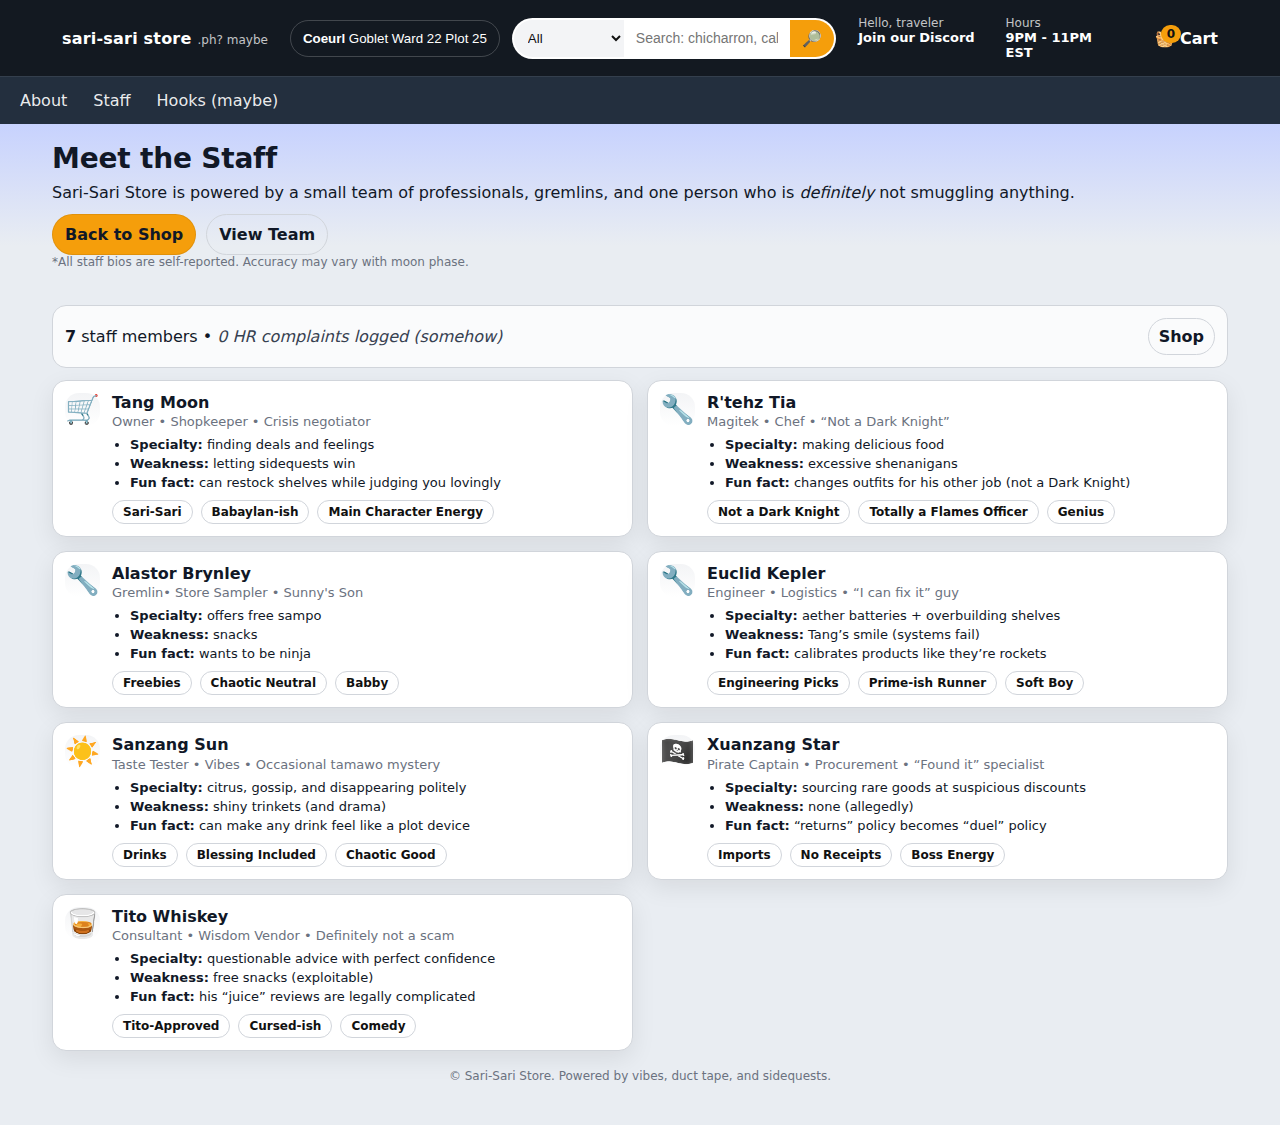
<file: staff.html>
<!-- index.html -->
<!doctype html>
<html lang="en">

<head>
    <meta charset="utf-8" />
    <meta name="viewport" content="width=device-width, initial-scale=1" />
    <title>Tang’s Sari-Sari Store</title>
    <link rel="stylesheet" href="styles.css" />
    <script src="script.js" defer></script>
</head>

<body>
    <header class="topbar" role="banner">
        <div class="topbar__row">
            <a class="brand" href="#" aria-label="Tangazon home">
                <span class="brand__logo">sari-sari store</span>
                <span class="brand__tag">.ph? maybe</span>
            </a>

            <a class="cart" href="#" aria-label="Cart">
                <span class="cart__count" aria-hidden="true">0</span>
                🧺 <strong>Cart</strong>
            </a>

            <button class="pill location" type="button" aria-label="Deliver to">
                <strong>Coeurl</strong> Goblet Ward 22 Plot 25
            </button>

            <form class="search" role="search" aria-label="Product search">
                <label class="sr-only" for="q">Search Tangazon</label>
                <select class="search__select" aria-label="Department">
                    <option>All</option>
                    <option>Snacks</option>
                    <option>Drinks</option>
                    <option>Household</option>
                    <option>Gacha & Trinkets</option>
                    <option>“Not Cursed”</option>
                </select>
                <input id="q" class="search__input" placeholder="Search: chicharron, calamansi, aether batteries…" />
                <button class="search__btn" type="submit" aria-label="Search">🔎</button>
            </form>

            <nav class="account" aria-label="Account links">
                <a class="account__item" href="#">
                    <span class="small">Hello, traveler</span>
                    <strong>Join our Discord</strong>
                </a>
                <a class="account__item" href="#">
                    <span class="small">Hours</span>
                    <strong>9PM - 11PM EST</strong>
                </a>
            </nav>
        </div>

        <div class="topbar__strip" role="navigation" aria-label="Categories">

            <!-- Optional quick links that stay visible -->
            <a class="stripLink" href="/about.html">About</a>
            <a class="stripLink" href="/staff.html">Staff</a>
            <a class="stripLink" href="/hooks.html">Hooks (maybe)</a>
        </div>
    </header>

    <!-- PAGE CONTENT -->
    <section class="hero" aria-label="Staff banner">
        <div class="hero__inner">
            <h1>Meet the Staff</h1>
            <p>
                Sari-Sari Store is powered by a small team of professionals, gremlins, and one person who is
                <em>definitely</em> not smuggling anything.
            </p>
            <div class="hero__cta">
                <a class="btn btn--primary" href="index.html">Back to Shop</a>
                <a class="btn btn--ghost" href="#team">View Team</a>
            </div>
            <p class="hero__fineprint">*All staff bios are self-reported. Accuracy may vary with moon phase.</p>
        </div>
    </section>

    <main class="layout" role="main">
        <section class="results" aria-label="Staff directory" id="team">
            <div class="results__bar">
                <div class="results__count">
                    <strong>7</strong> staff members • <em>0 HR complaints logged (somehow)</em>
                </div>
                <div class="sort">
                    <a class="btn btn--small btn--ghost" href="index.html">Shop</a>
                </div>
            </div>

            <div class="staffGrid" aria-label="Staff grid">
                <article class="staffCard">
                    <div class="staffCard__avatar" aria-hidden="true">🛒</div>
                    <div class="staffCard__body">
                        <h3 class="staffCard__name">Tang Moon</h3>
                        <p class="staffCard__role">Owner • Shopkeeper • Crisis negotiator</p>
                        <ul class="staffCard__meta">
                            <li><strong>Specialty:</strong> finding deals and feelings</li>
                            <li><strong>Weakness:</strong> letting sidequests win</li>
                            <li><strong>Fun fact:</strong> can restock shelves while judging you lovingly</li>
                        </ul>
                        <div class="staffCard__tags">
                            <span class="tag">Sari-Sari</span><span class="tag">Babaylan-ish</span><span
                                class="tag">Main Character Energy</span>
                        </div>
                    </div>
                </article>


                <article class="staffCard">
                    <div class="staffCard__avatar" aria-hidden="true">🔧</div>
                    <div class="staffCard__body">
                        <h3 class="staffCard__name">R'tehz Tia</h3>
                        <p class="staffCard__role">Magitek • Chef • “Not a Dark Knight”</p>
                        <ul class="staffCard__meta">
                            <li><strong>Specialty:</strong> making delicious food</li>
                            <li><strong>Weakness:</strong> excessive shenanigans</li>
                            <li><strong>Fun fact:</strong> changes outfits for his other job (not a Dark Knight)</li>
                        </ul>
                        <div class="staffCard__tags">
                            <span class="tag">Not a Dark Knight</span><span class="tag">Totally a Flames
                                Officer</span><span class="tag">Genius</span>
                        </div>
                    </div>
                </article>


                <article class="staffCard">
                    <div class="staffCard__avatar" aria-hidden="true">🔧</div>
                    <div class="staffCard__body">
                        <h3 class="staffCard__name">Alastor Brynley</h3>
                        <p class="staffCard__role">Gremlin• Store Sampler • Sunny's Son</p>
                        <ul class="staffCard__meta">
                            <li><strong>Specialty:</strong> offers free sampo</li>
                            <li><strong>Weakness:</strong> snacks</li>
                            <li><strong>Fun fact:</strong> wants to be ninja</li>
                        </ul>
                        <div class="staffCard__tags">
                            <span class="tag">Freebies</span><span class="tag">Chaotic Neutral</span><span
                                class="tag">Babby</span>
                        </div>
                    </div>
                </article>

                <article class="staffCard">
                    <div class="staffCard__avatar" aria-hidden="true">🔧</div>
                    <div class="staffCard__body">
                        <h3 class="staffCard__name">Euclid Kepler</h3>
                        <p class="staffCard__role">Engineer • Logistics • “I can fix it” guy</p>
                        <ul class="staffCard__meta">
                            <li><strong>Specialty:</strong> aether batteries + overbuilding shelves</li>
                            <li><strong>Weakness:</strong> Tang’s smile (systems fail)</li>
                            <li><strong>Fun fact:</strong> calibrates products like they’re rockets</li>
                        </ul>
                        <div class="staffCard__tags">
                            <span class="tag">Engineering Picks</span><span class="tag">Prime-ish Runner</span><span
                                class="tag">Soft Boy</span>
                        </div>
                    </div>
                </article>

                <article class="staffCard">
                    <div class="staffCard__avatar" aria-hidden="true">☀️</div>
                    <div class="staffCard__body">
                        <h3 class="staffCard__name">Sanzang Sun</h3>
                        <p class="staffCard__role">Taste Tester • Vibes • Occasional tamawo mystery</p>
                        <ul class="staffCard__meta">
                            <li><strong>Specialty:</strong> citrus, gossip, and disappearing politely</li>
                            <li><strong>Weakness:</strong> shiny trinkets (and drama)</li>
                            <li><strong>Fun fact:</strong> can make any drink feel like a plot device</li>
                        </ul>
                        <div class="staffCard__tags">
                            <span class="tag">Drinks</span><span class="tag">Blessing Included</span><span
                                class="tag">Chaotic Good</span>
                        </div>
                    </div>
                </article>

                <article class="staffCard">
                    <div class="staffCard__avatar" aria-hidden="true">🏴‍☠️</div>
                    <div class="staffCard__body">
                        <h3 class="staffCard__name">Xuanzang Star</h3>
                        <p class="staffCard__role">Pirate Captain • Procurement • “Found it” specialist</p>
                        <ul class="staffCard__meta">
                            <li><strong>Specialty:</strong> sourcing rare goods at suspicious discounts</li>
                            <li><strong>Weakness:</strong> none (allegedly)</li>
                            <li><strong>Fun fact:</strong> “returns” policy becomes “duel” policy</li>
                        </ul>
                        <div class="staffCard__tags">
                            <span class="tag">Imports</span><span class="tag">No Receipts</span><span class="tag">Boss
                                Energy</span>
                        </div>
                    </div>
                </article>

                <article class="staffCard">
                    <div class="staffCard__avatar" aria-hidden="true">🥃</div>
                    <div class="staffCard__body">
                        <h3 class="staffCard__name">Tito Whiskey</h3>
                        <p class="staffCard__role">Consultant • Wisdom Vendor • Definitely not a scam</p>
                        <ul class="staffCard__meta">
                            <li><strong>Specialty:</strong> questionable advice with perfect confidence</li>
                            <li><strong>Weakness:</strong> free snacks (exploitable)</li>
                            <li><strong>Fun fact:</strong> his “juice” reviews are legally complicated</li>
                        </ul>
                        <div class="staffCard__tags">
                            <span class="tag">Tito-Approved</span><span class="tag">Cursed-ish</span><span
                                class="tag">Comedy</span>
                        </div>
                    </div>
                </article>

            </div>

            <!-- SAME FOOTER -->
            <footer class="footer">
                <p>© Sari-Sari Store. Powered by vibes, duct tape, and sidequests.</p>
            </footer>
        </section>
    </main>
</body>

</html>
</file>
<file: styles.css>
/* styles.css
   Tangazon — single consolidated stylesheet (shop + drawer + staff + about + hooks + random hook)
*/

/* =========================
   Theme + Base
========================= */
:root {
  --bg: #e9edf2;
  --panel: #fff;
  --ink: #111827;
  --muted: #6b7280;
  --line: #d1d5db;

  --nav: #131921;
  --nav2: #232f3e;
  --accent: #f59e0b;
  --accent2: #fbbf24;

  --shadow: 0 8px 24px rgba(0, 0, 0, .08);
  --radius: 14px;
  --radius2: 10px;

  --max: 1200px;
  --gap: 14px;
  --font: system-ui, -apple-system, Segoe UI, Roboto, Helvetica, Arial, "Apple Color Emoji", "Segoe UI Emoji";
}

* {
  box-sizing: border-box;
}

html,
body {
  height: 100%;
}

body {
  margin: 0;
  font-family: var(--font);
  background: var(--bg);
  color: var(--ink);
}

a {
  color: inherit;
  text-decoration: none;
}

a:hover {
  text-decoration: underline;
}

.sr-only {
  position: absolute;
  width: 1px;
  height: 1px;
  padding: 0;
  margin: -1px;
  overflow: hidden;
  clip: rect(0, 0, 0, 0);
  white-space: nowrap;
  border: 0;
}

/* =========================
   Header (mobile-first)
========================= */
.topbar {
  background: var(--nav);
  color: #fff;
  position: sticky;
  top: 0;
  z-index: 50;
}

.topbar__row {
  max-width: var(--max);
  margin: 0 auto;
  padding: 10px 12px;
  display: grid;
  grid-template-columns: 1fr auto;
  grid-template-areas:
    "brand cart"
    "loc   loc"
    "search search"
    "acct  acct";
  gap: 10px;
  align-items: center;
}

.brand {
  grid-area: brand;
  display: flex;
  align-items: baseline;
  gap: 6px;
  padding: 8px 10px;
  border-radius: 10px;
}

.brand:hover {
  background: rgba(255, 255, 255, .08);
  text-decoration: none;
}

.brand__logo {
  font-weight: 900;
  letter-spacing: .2px;
}

.brand__tag {
  font-size: 12px;
  color: rgba(255, 255, 255, .75);
}

.cart {
  grid-area: cart;
  justify-self: end;
  position: relative;
  padding: 8px 10px;
  border-radius: 10px;
}

.cart:hover {
  background: rgba(255, 255, 255, .08);
  text-decoration: none;
}

.cart__count {
  position: absolute;
  top: 4px;
  left: 16px;
  background: var(--accent);
  color: #111;
  font-weight: 900;
  font-size: 12px;
  line-height: 1;
  padding: 3px 6px;
  border-radius: 999px;
}

.pill {
  grid-area: loc;
  width: 100%;
  border: 1px solid rgba(255, 255, 255, .2);
  background: transparent;
  color: #fff;
  padding: 10px 12px;
  border-radius: 999px;
  cursor: pointer;
  text-align: center;
}

.pill:hover {
  background: rgba(255, 255, 255, .08);
}

.search {
  grid-area: search;
  display: grid;
  grid-template-columns: 110px 1fr 44px;
  border-radius: 999px;
  overflow: hidden;
  background: #fff;
  border: 2px solid transparent;
}

.search:focus-within {
  border-color: var(--accent2);
  box-shadow: 0 0 0 3px rgba(251, 191, 36, .25);
}

.search__select {
  border: 0;
  padding: 10px 10px;
  background: #f3f4f6;
  color: #111;
}

.search__input {
  border: 0;
  padding: 10px 12px;
  font-size: 14px;
  outline: none;
  min-width: 0;
}

.search__btn {
  border: 0;
  background: var(--accent);
  cursor: pointer;
  font-size: 16px;
}

.search__btn:hover {
  filter: brightness(1.05);
}

.account {
  grid-area: acct;
  display: flex;
  gap: 10px;
  justify-content: space-between;
}

.account__item {
  flex: 1;
  display: flex;
  flex-direction: column;
  padding: 6px 10px;
  border-radius: 10px;
}

.account__item:hover {
  background: rgba(255, 255, 255, .08);
  text-decoration: none;
}

.small {
  font-size: 12px;
  color: rgba(255, 255, 255, .75);
}

.account__item strong {
  font-size: 13px;
}

/* Strip / categories */
.topbar__strip {
  background: var(--nav2);
  border-top: 1px solid rgba(255, 255, 255, .08);
  display: flex;
  gap: 10px;
  align-items: center;
  padding: 8px 12px;
  overflow-x: auto;
  -webkit-overflow-scrolling: touch;
  scrollbar-width: thin;
}

.topbar__strip>* {
  white-space: nowrap;
}

.stripLink {
  color: rgba(255, 255, 255, .92);
  padding: 6px 8px;
  border-radius: 10px;
}

.stripLink:hover {
  background: rgba(255, 255, 255, .08);
  text-decoration: none;
}


/* =========================
   Hero
========================= */
.hero {
  background: linear-gradient(180deg, #c7d2fe 0%, var(--bg) 72%);
}

.hero__inner {
  max-width: var(--max);
  margin: 0 auto;
  padding: 18px 12px 12px;
}

.hero h1 {
  margin: 0 0 8px;
  font-size: 28px;
  letter-spacing: -.2px;
}

.hero p {
  margin: 0 0 12px;
}

.hero__cta {
  display: flex;
  gap: 10px;
  flex-wrap: wrap;
}

.hero__fineprint {
  font-size: 12px;
  color: var(--muted);
  margin-top: 10px;
}

/* =========================
   Buttons
========================= */
.btn {
  display: inline-flex;
  align-items: center;
  justify-content: center;
  gap: 8px;
  padding: 10px 12px;
  border-radius: 999px;
  border: 1px solid var(--line);
  background: #fff;
  cursor: pointer;
  font-weight: 800;
}

.btn--primary {
  background: var(--accent);
  border-color: rgba(0, 0, 0, .08);
}

.btn--primary:hover {
  filter: brightness(1.03);
}

.btn--ghost {
  background: transparent;
}

.btn--ghost:hover {
  background: rgba(17, 24, 39, .06);
}

.btn--small {
  padding: 8px 10px;
  font-weight: 800;
}

.btn--add {
  width: 100%;
  background: var(--accent);
  border: 1px solid rgba(0, 0, 0, .08);
}

.btn--add:hover {
  filter: brightness(1.04);
}

/* =========================
   Layout + Shared Sections
========================= */
.layout {
  max-width: var(--max);
  margin: 0 auto;
  padding: 12px;
  display: grid;
  grid-template-columns: 1fr;
  gap: var(--gap);
  align-items: start;
}

.results__bar {
  background: rgba(255, 255, 255, .75);
  border: 1px solid var(--line);
  border-radius: var(--radius);
  padding: 12px 12px;
  display: flex;
  flex-direction: column;
  align-items: flex-start;
  gap: 10px;
}

.results__bar em {
  color: #374151;
}

.sort select {
  width: 100%;
  padding: 10px 10px;
  border-radius: 10px;
  border: 1px solid var(--line);
  background: #fff;
}

.footer {
  margin: 18px 0 30px;
  color: var(--muted);
  text-align: center;
  font-size: 12px;
}

.noResults {
  margin-top: 12px;
  background: rgba(255, 255, 255, .75);
  border: 1px solid var(--line);
  border-radius: var(--radius);
  padding: 12px;
}

.noResults small {
  color: var(--muted);
}

/* =========================
   Filters (shop)
========================= */
.filtersShell {
  margin: 0;
}

.filtersShell__summary {
  width: 100%;
}

.filtersShell summary {
  list-style: none;
}

.filters {
  margin-top: 10px;
  background: var(--panel);
  border: 1px solid var(--line);
  border-radius: var(--radius);
  box-shadow: var(--shadow);
  padding: 12px;
}

.filters__title {
  margin: 0 0 10px;
  font-size: 16px;
}

.filters__hint {
  margin: 10px 0 0;
  font-size: 12px;
  color: var(--muted);
}

.filter {
  border-top: 1px solid #eef2f7;
  padding-top: 12px;
  margin-top: 12px;
}

.filter__heading {
  margin: 0 0 8px;
  font-size: 13px;
  letter-spacing: .2px;
}

.check,
.radio {
  display: flex;
  align-items: center;
  gap: 8px;
  font-size: 13px;
  margin: 6px 0;
}

.price {
  display: flex;
  gap: 8px;
  align-items: center;
  margin-bottom: 10px;
}

.price__input {
  width: 100%;
  padding: 8px 10px;
  border: 1px solid var(--line);
  border-radius: 10px;
}

/* =========================
   Product Grid (shop)
========================= */
.grid {
  margin-top: 12px;
  display: grid;
  grid-template-columns: 1fr;
  gap: var(--gap);
}

.card {
  background: var(--panel);
  border: 1px solid var(--line);
  border-radius: var(--radius);
  box-shadow: var(--shadow);
  padding: 12px;
  display: flex;
  flex-direction: column;
  gap: 8px;
  transition: transform .08s ease;
}

.card:hover {
  transform: translateY(-1px);
}

.card.is-hidden {
  display: none !important;
}

.card__img {
  height: 110px;
  border-radius: var(--radius2);
  background: linear-gradient(180deg, #f3f4f6 0%, #fff 100%);
  display: flex;
  align-items: center;
  justify-content: center;
  font-size: 44px;
}

.card__title {
  margin: 0;
  font-size: 15px;
  line-height: 1.25;
}

.card__meta {
  margin: 0;
  font-size: 12px;
  color: var(--muted);
}

.card__rating {
  font-size: 13px;
}

.card__rating span {
  color: var(--muted);
}

.card__price {
  font-size: 20px;
  font-weight: 900;
  display: flex;
  align-items: baseline;
  gap: 6px;
}

.currency {
  font-size: 14px;
  font-weight: 800;
}

.card__prime {
  font-size: 12px;
  font-weight: 900;
  color: #111;
  background: #fde68a;
  padding: 3px 8px;
  border-radius: 999px;
  margin-left: 4px;
}

.card__note {
  margin: 0;
  font-size: 12px;
  color: var(--muted);
}

/* =========================
   Shared Tags
========================= */
.tag {
  display: inline-flex;
  align-items: center;
  padding: 4px 10px;
  border-radius: 999px;
  border: 1px solid var(--line);
  background: rgba(255, 255, 255, .7);
  font-size: 12px;
  font-weight: 800;
  color: #111;
}

/* =========================
   Staff Page
========================= */
.staffGrid {
  margin-top: 12px;
  display: grid;
  grid-template-columns: 1fr;
  gap: var(--gap);
}

.staffCard {
  background: var(--panel);
  border: 1px solid var(--line);
  border-radius: var(--radius);
  box-shadow: var(--shadow);
  padding: 12px;
  display: flex;
  gap: 12px;
  align-items: flex-start;
}

.staffCard__avatar {
  border-radius: 14px;
  display: flex;
  align-items: center;
  justify-content: center;
  font-size: 28px;
  background: linear-gradient(180deg, #f3f4f6 0%, #fff 100%);
  flex: 0 0 auto;
}

.staffCard__name {
  margin: 0 0 2px;
  font-size: 16px;
  line-height: 1.2;
}

.staffCard__role {
  margin: 0 0 8px;
  color: var(--muted);
  font-size: 13px;
}

.staffCard__meta {
  margin: 0 0 10px;
  padding-left: 18px;
  color: var(--ink);
  font-size: 13px;
}

.staffCard__meta li {
  margin: 4px 0;
}

.staffCard__meta strong {
  font-weight: 900;
}

.staffCard__tags {
  display: flex;
  flex-wrap: wrap;
  gap: 8px;
}

/* =========================
   About Page
========================= */
.aboutGrid {
  margin-top: 12px;
  display: grid;
  grid-template-columns: 1fr;
  gap: var(--gap);
}

.aboutCard {
  background: var(--panel);
  border: 1px solid var(--line);
  border-radius: var(--radius);
  box-shadow: var(--shadow);
  padding: 12px;
}

.aboutCard h2 {
  margin: 0 0 8px;
  font-size: 16px;
}

.aboutCard p {
  margin: 0 0 10px;
  color: var(--ink);
}

.aboutCard ul {
  margin: 0;
  padding-left: 18px;
  color: var(--ink);
  font-size: 13px;
}

.aboutCard li {
  margin: 6px 0;
}

.aboutCallout {
  margin-top: 10px;
  border: 1px dashed var(--line);
  border-radius: 14px;
  padding: 10px 12px;
  background: rgba(255, 255, 255, .75);
  font-size: 13px;
}

.aboutTags {
  display: flex;
  flex-wrap: wrap;
  gap: 8px;
  margin: 10px 0 6px;
}

.aboutFineprint {
  margin: 0;
  color: var(--muted);
}

.aboutList {
  margin: 0;
  padding-left: 18px;
  font-size: 13px;
}

.faq {
  border: 1px solid var(--line);
  border-radius: 14px;
  padding: 10px 12px;
  background: rgba(255, 255, 255, .7);
  margin: 10px 0;
}

.faq summary {
  cursor: pointer;
  font-weight: 900;
}

.faq p {
  margin: 8px 0 0;
  color: var(--ink);
}

.aboutButtons {
  display: flex;
  flex-wrap: wrap;
  gap: 10px;
  margin-top: 10px;
}

/* =========================
   Hooks Page + Random Hook
========================= */
.hooksGrid {
  margin-top: 12px;
  display: grid;
  grid-template-columns: 1fr;
  gap: var(--gap);
}

.hookCard {
  background: var(--panel);
  border: 1px solid var(--line);
  border-radius: var(--radius);
  box-shadow: var(--shadow);
  padding: 14px;
}

.hookCard h2 {
  margin: 0 0 10px;
  font-size: 16px;
}

.hookCard ul {
  margin: 0;
  padding-left: 18px;
  font-size: 14px;
}

.hookCard li {
  margin: 8px 0;
}

/* Random Hook Generator */
.randomHookBox {
  margin-top: 12px;
  background: var(--panel);
  border: 2px dashed var(--accent);
  border-radius: var(--radius);
  box-shadow: var(--shadow);
  padding: 16px;
  animation: hookPop .25s ease;
}

.randomHookBox strong {
  display: block;
  margin-bottom: 6px;
  font-size: 14px;
}

.randomHookBox p {
  margin: 0;
  font-size: 15px;
  font-weight: 600;
}

@keyframes hookPop {
  from {
    transform: scale(.97);
    opacity: .6;
  }

  to {
    transform: scale(1);
    opacity: 1;
  }
}

/* =========================
   Responsive Breakpoints
========================= */
@media (min-width: 700px) {
  .results__bar {
    flex-direction: row;
    align-items: center;
    justify-content: space-between;
  }

  .sort select {
    width: auto;
  }

  .grid {
    grid-template-columns: repeat(2, minmax(0, 1fr));
  }

  .staffGrid {
    grid-template-columns: repeat(2, minmax(0, 1fr));
  }

  .aboutGrid {
    grid-template-columns: repeat(2, minmax(0, 1fr));
  }

  .hooksGrid {
    grid-template-columns: repeat(2, minmax(0, 1fr));
  }
}

@media (min-width: 1024px) {

  /* Desktop header becomes one line */
  .topbar__row {
    grid-template-columns: auto auto 1fr auto;
    grid-template-areas: "brand loc search acct cart";
    gap: 12px;
  }

  .account {
    justify-content: flex-end;
  }

  /* Desktop layout gets sidebar */
  /*  .layout {
    grid-template-columns: 280px 1fr;
  }*/

  /* Filters become sticky sidebar; summary button hidden */

  .filtersShell[open] .filters {
    margin-top: 0;
  }

  .filters {
    margin-top: 0;
    position: sticky;
    top: 110px;
  }

  .grid {
    grid-template-columns: repeat(3, minmax(0, 1fr));
  }

  /* Staff/About/Hooks content usually lives in the right column; keep 2-column grids */
  .staffGrid {
    grid-template-columns: repeat(2, minmax(0, 1fr));
  }

  .aboutGrid {
    grid-template-columns: repeat(2, minmax(0, 1fr));
  }

  .hooksGrid {
    grid-template-columns: repeat(2, minmax(0, 1fr));
  }
}

/* =========================
   Cart Modal + Cart Items
========================= */
.cartModal{
  position:fixed;
  inset:0;
  display:none;
  z-index:1000;
}
.cartModal.is-open{ display:block; }

.cartModal__overlay{
  position:absolute;
  inset:0;
  background:rgba(0,0,0,.5);
}

.cartModal__panel{
  position:absolute;
  right:0;
  top:0;
  height:100%;
  width:min(420px, 100%);
  background:var(--panel);
  box-shadow:-18px 0 40px rgba(0,0,0,.25);
  display:flex;
  flex-direction:column;
  transform:translateX(100%);
  transition:transform .25s ease;
}
.cartModal.is-open .cartModal__panel{ transform:translateX(0); }

.cartModal__header{
  display:flex;
  align-items:center;
  justify-content:space-between;
  padding:16px;
  border-bottom:1px solid var(--line);
}
.cartModal__header h2{ margin:0; font-size:18px; }

.cartModal__close{
  border:0;
  background:transparent;
  font-size:18px;
  cursor:pointer;
}

.cartModal__body{
  flex:1;
  padding:16px;
  overflow:auto;
}

.cartModal__empty .muted{
  color:var(--muted);
  margin:6px 0 0;
  font-size:13px;
}

.cartList{
  display:flex;
  flex-direction:column;
  gap:12px;
}

.cartItem{
  border:1px solid var(--line);
  border-radius:var(--radius);
  padding:12px;
  background:rgba(255,255,255,.8);
}
.cartItem__top{
  display:flex;
  justify-content:space-between;
  gap:10px;
  align-items:flex-start;
}
.cartItem__name{
  margin:0;
  font-weight:900;
  font-size:14px;
  line-height:1.2;
}
.cartItem__meta{
  margin:4px 0 0;
  color:var(--muted);
  font-size:12px;
}
.cartItem__price{
  font-weight:900;
  white-space:nowrap;
}

.cartItem__controls{
  margin-top:10px;
  display:flex;
  justify-content:space-between;
  align-items:center;
  gap:10px;
  flex-wrap:wrap;
}

.qty{
  display:inline-flex;
  align-items:center;
  border:1px solid var(--line);
  border-radius:999px;
  overflow:hidden;
  background:#fff;
}
.qty button{
  border:0;
  background:transparent;
  cursor:pointer;
  padding:8px 10px;
  font-weight:900;
}
.qty span{
  min-width: 34px;
  text-align:center;
  font-weight:900;
  font-size:13px;
  padding:0 6px;
}
.cartItem__remove{
  border:0;
  background:transparent;
  cursor:pointer;
  color:var(--muted);
  font-weight:900;
}
.cartItem__remove:hover{ text-decoration:underline; }

.cartModal__footer{
  padding:16px;
  border-top:1px solid var(--line);
  background:#fafafa;
}
.cartModal__line{
  display:flex;
  justify-content:space-between;
  margin-bottom:8px;
  font-size:14px;
}
.cartModal__fineprint{
  display:block;
  margin:4px 0 12px;
  color:var(--muted);
  font-size:12px;
}
.cartModal__actions{
  display:flex;
  flex-direction:column;
  gap:8px;
}

/* Mobile: slide up instead of side */
@media (max-width:600px){
  .cartModal__panel{
    width:100%;
    height:auto;
    bottom:0;
    top:auto;
    border-radius:20px 20px 0 0;
    transform:translateY(100%);
  }
  .cartModal.is-open .cartModal__panel{ transform:translateY(0); }
}

/* =========================
   Cactpot Prize Board
========================= */

.hookCard--cactpot{
  border:2px dashed var(--accent);
}

.hookCard__gif{
  width:25%;
  border-radius:var(--radius2);
  margin:10px 0 12px;
}

.hookIntro{
  margin:0 0 12px;
  font-size:14px;
  color:var(--muted);
}

.prizeBoard{
  display:flex;
  flex-direction:column;
  gap:10px;
}

.prizeTier{
  display:flex;
  gap:12px;
  align-items:flex-start;
  padding:10px 12px;
  border:1px solid var(--line);
  border-radius:var(--radius2);
  background:#fff;
  transition:transform .08s ease, box-shadow .08s ease;
}

.prizeTier:hover{
  transform:translateY(-1px);
  box-shadow:0 6px 18px rgba(0,0,0,.08);
}

.prizeRange{
  flex:0 0 90px;
  font-weight:900;
  font-size:13px;
  color:var(--accent);
}

.prizeReward{
  flex:1;
  font-size:14px;
}

.prizeReward ul{
  margin:6px 0 0;
  padding-left:18px;
  font-size:13px;
  color:var(--muted);
}

.prizeTier--legendary{
  border:2px solid gold;
  background:linear-gradient(135deg,#fff9c4,#fff);
}

.prizeTier--legendary .prizeRange{
  color:#b8860b;
}
</file>
